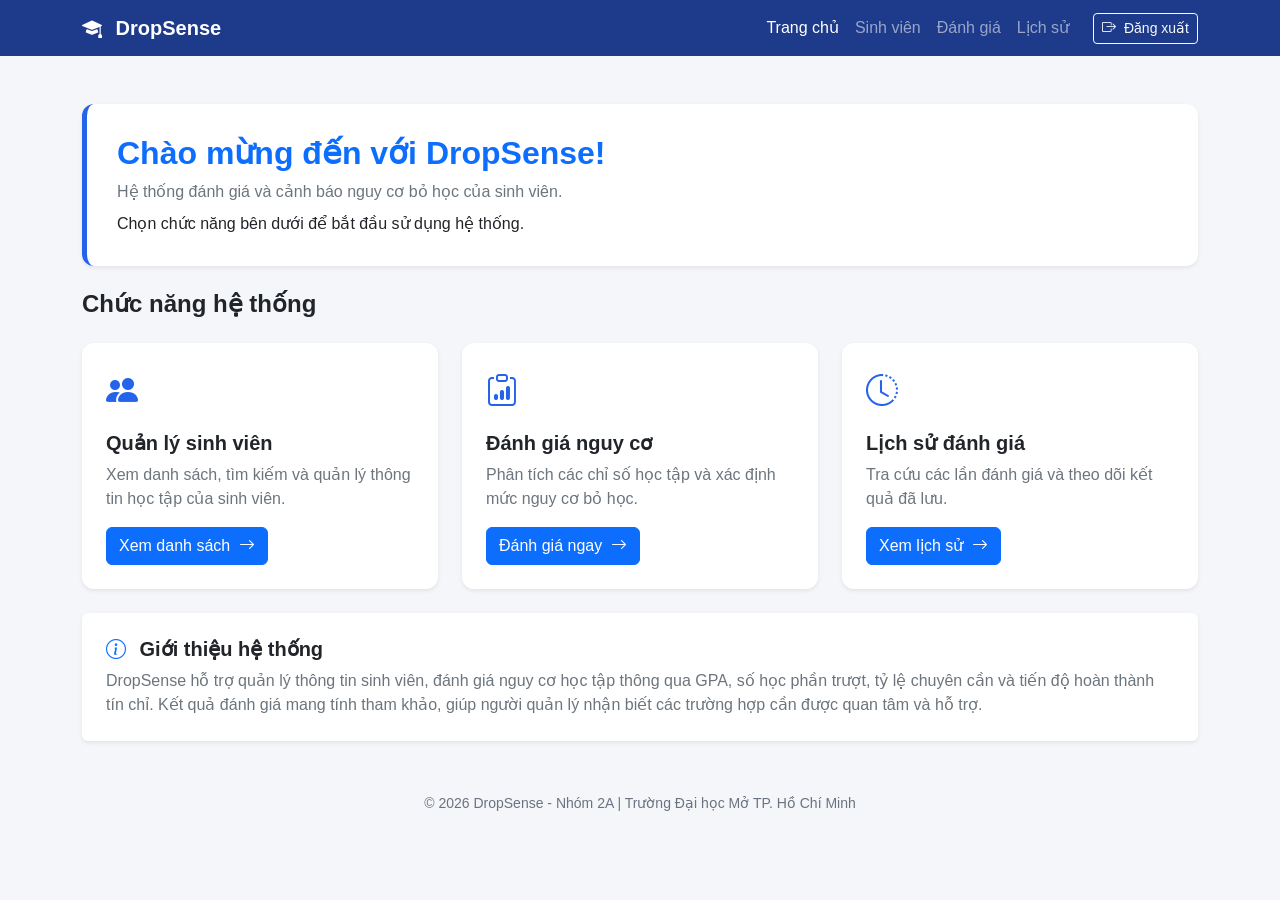
<file: src/main/resources/templates/index.html>
<!DOCTYPE html>
<html lang="vi" xmlns:th="http://www.thymeleaf.org">

<head>
    <meta charset="UTF-8">
    <meta name="viewport" content="width=device-width, initial-scale=1.0">

    <title>Trang chủ - DropSense</title>

    <!-- Bootstrap 5 -->
    <link href="https://cdn.jsdelivr.net/npm/bootstrap@5.3.3/dist/css/bootstrap.min.css" rel="stylesheet">

    <!-- Bootstrap Icons -->
    <link href="https://cdn.jsdelivr.net/npm/bootstrap-icons@1.11.3/font/bootstrap-icons.css" rel="stylesheet">

    <style>
        body
        {
            background-color: #f4f6f9;
            font-family: Arial, sans-serif;
        }

        .navbar
        {
            background-color: #1e3a8a;
        }

        .welcome-box
        {
            background-color: white;
            border-radius: 12px;
            padding: 30px;
            border-left: 5px solid #2563eb;
        }

        .feature-card
        {
            border: none;
            border-radius: 12px;
            transition: 0.2s;
            height: 100%;
        }

        .feature-card:hover
        {
            transform: translateY(-4px);
            box-shadow: 0 8px 24px rgba(0, 0, 0, 0.08);
        }

        .feature-icon
        {
            font-size: 32px;
            color: #2563eb;
        }

        .footer
        {
            color: #6b7280;
            text-align: center;
            margin-top: 50px;
            padding-bottom: 20px;
        }
    </style>

    <!-- Favicon DropSense -->
    <link rel="icon"
          type="image/x-icon"
          th:href="@{/favicon.ico(v=2)}">

</head>

<body>

<!-- THANH ĐIỀU HƯỚNG -->
<nav class="navbar navbar-expand-lg navbar-dark">
    <div class="container">

        <a class="navbar-brand fw-bold" th:href="@{/}">
            <i class="bi bi-mortarboard-fill me-2"></i>
            DropSense
        </a>

        <button class="navbar-toggler" type="button"
                data-bs-toggle="collapse"
                data-bs-target="#mainNavbar">
            <span class="navbar-toggler-icon"></span>
        </button>

        <div class="collapse navbar-collapse" id="mainNavbar">

            <ul class="navbar-nav ms-auto align-items-lg-center">

                <li class="nav-item">
                    <a class="nav-link active" th:href="@{/}">
                        Trang chủ
                    </a>
                </li>

                <li class="nav-item">
                    <a class="nav-link" th:href="@{/students}">
                        Sinh viên
                    </a>
                </li>

                <li class="nav-item">
                    <a class="nav-link" th:href="@{/assessments}">
                        Đánh giá
                    </a>
                </li>

                <li class="nav-item">
                    <a class="nav-link" th:href="@{/assessments/history}">
                        Lịch sử
                    </a>
                </li>

                <li class="nav-item ms-lg-3">
                    <form th:action="@{/logout}" method="post">
                        <button type="submit" class="btn btn-outline-light btn-sm">
                            <i class="bi bi-box-arrow-right me-1"></i>
                            Đăng xuất
                        </button>
                    </form>
                </li>

            </ul>

        </div>
    </div>
</nav>

<!-- NỘI DUNG TRANG CHỦ -->
<main class="container my-5">

    <!-- CHÀO MỪNG -->
    <div class="welcome-box shadow-sm mb-4">

        <h2 class="fw-bold text-primary">
            Chào mừng đến với DropSense!
        </h2>

        <p class="text-secondary mb-2">
            Hệ thống đánh giá và cảnh báo nguy cơ bỏ học của sinh viên.
        </p>

        <p class="mb-0">
            Chọn chức năng bên dưới để bắt đầu sử dụng hệ thống.
        </p>

    </div>

    <!-- CÁC CHỨC NĂNG -->
    <h4 class="fw-bold mb-4">Chức năng hệ thống</h4>

    <div class="row g-4">

        <!-- QUẢN LÝ SINH VIÊN -->
        <div class="col-md-6 col-lg-4">

            <div class="card feature-card shadow-sm">
                <div class="card-body p-4">

                    <i class="bi bi-people-fill feature-icon"></i>

                    <h5 class="fw-bold mt-3">
                        Quản lý sinh viên
                    </h5>

                    <p class="text-secondary">
                        Xem danh sách, tìm kiếm và quản lý thông tin học tập của sinh viên.
                    </p>

                    <a th:href="@{/students}" class="btn btn-primary">
                        Xem danh sách
                        <i class="bi bi-arrow-right ms-1"></i>
                    </a>

                </div>
            </div>

        </div>

        <!-- ĐÁNH GIÁ NGUY CƠ -->
        <div class="col-md-6 col-lg-4">

            <div class="card feature-card shadow-sm">
                <div class="card-body p-4">

                    <i class="bi bi-clipboard-data feature-icon"></i>

                    <h5 class="fw-bold mt-3">
                        Đánh giá nguy cơ
                    </h5>

                    <p class="text-secondary">
                        Phân tích các chỉ số học tập và xác định mức nguy cơ bỏ học.
                    </p>

                    <a th:href="@{/assessments}" class="btn btn-primary">
                        Đánh giá ngay
                        <i class="bi bi-arrow-right ms-1"></i>
                    </a>

                </div>
            </div>

        </div>

        <!-- LỊCH SỬ ĐÁNH GIÁ -->
        <div class="col-md-6 col-lg-4">

            <div class="card feature-card shadow-sm">
                <div class="card-body p-4">

                    <i class="bi bi-clock-history feature-icon"></i>

                    <h5 class="fw-bold mt-3">
                        Lịch sử đánh giá
                    </h5>

                    <p class="text-secondary">
                        Tra cứu các lần đánh giá và theo dõi kết quả đã lưu.
                    </p>

                    <a th:href="@{/assessments/history}" class="btn btn-primary">
                        Xem lịch sử
                        <i class="bi bi-arrow-right ms-1"></i>
                    </a>

                </div>
            </div>

        </div>

    </div>

    <!-- GIỚI THIỆU -->
    <div class="card border-0 shadow-sm mt-4">
        <div class="card-body p-4">

            <h5 class="fw-bold">
                <i class="bi bi-info-circle text-primary me-2"></i>
                Giới thiệu hệ thống
            </h5>

            <p class="text-secondary mb-0">
                DropSense hỗ trợ quản lý thông tin sinh viên,
                đánh giá nguy cơ học tập thông qua GPA,
                số học phần trượt, tỷ lệ chuyên cần
                và tiến độ hoàn thành tín chỉ.

                Kết quả đánh giá mang tính tham khảo,
                giúp người quản lý nhận biết các trường hợp
                cần được quan tâm và hỗ trợ.
            </p>

        </div>
    </div>

</main>

<!-- FOOTER -->
<footer class="footer">
    <div class="container">
        <small>
            © 2026 DropSense - Nhóm 2A |
            Trường Đại học Mở TP. Hồ Chí Minh
        </small>
    </div>
</footer>

<!-- Bootstrap JavaScript -->
<script src="https://cdn.jsdelivr.net/npm/bootstrap@5.3.3/dist/js/bootstrap.bundle.min.js"></script>

</body>
</html>
</file>
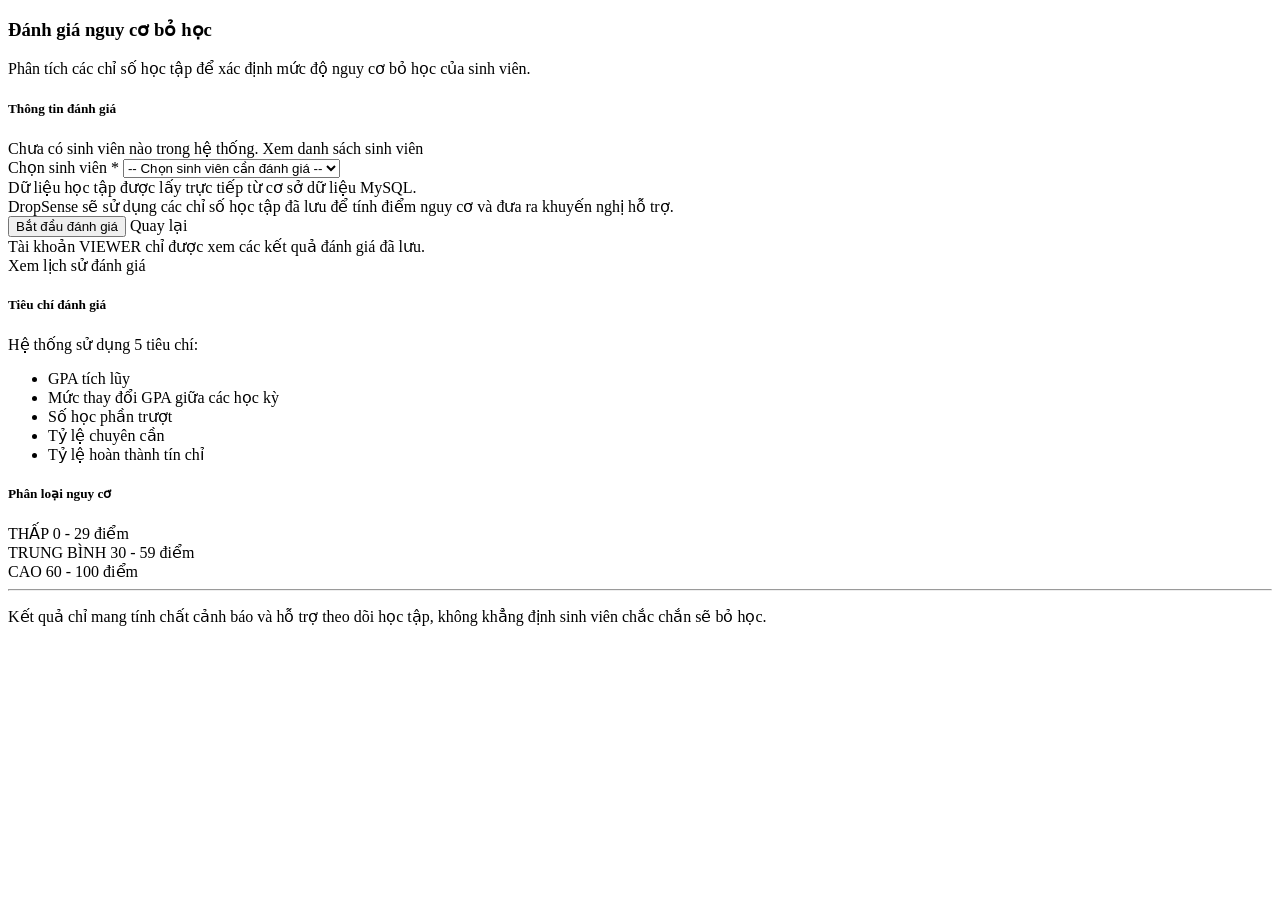
<file: src/main/resources/templates/assessment.html>
<!DOCTYPE html>
<html lang="vi" xmlns:th="http://www.thymeleaf.org">

<head>
    <meta charset="UTF-8">
    <meta name="viewport" content="width=device-width, initial-scale=1.0">

    <title>Đánh giá nguy cơ - DropSense</title>

    <!-- Favicon -->
    <link rel="icon"
          type="image/x-icon"
          th:href="@{/favicon.ico(v=2)}"
          href="/favicon.ico?v=2">

    <!-- Bootstrap 5 và CSS dùng chung -->
    <th:block th:replace="~{fragments/header :: commonHeader}"></th:block>
</head>

<body class="bg-light">

<!-- Thanh điều hướng dùng chung -->
<div th:replace="~{fragments/navbar :: mainNavbar}"></div>

<main class="container py-4">

    <!-- TIÊU ĐỀ -->
    <div class="mb-4">

        <h3 class="fw-bold text-primary">
            <i class="bi bi-clipboard-data me-2"></i>
            Đánh giá nguy cơ bỏ học
        </h3>

        <p class="text-secondary mb-0">
            Phân tích các chỉ số học tập để xác định
            mức độ nguy cơ bỏ học của sinh viên.
        </p>

    </div>

    <div class="row g-4">

        <!-- CỘT TRÁI: FORM ĐÁNH GIÁ -->
        <div class="col-lg-7">

            <div class="card border-0 shadow-sm">

                <div class="card-header bg-white py-3">

                    <h5 class="fw-bold mb-0">
                        <i class="bi bi-person-check text-primary me-2"></i>
                        Thông tin đánh giá
                    </h5>

                </div>

                <div class="card-body p-4">

                    <!-- Thông báo lỗi -->
                    <div class="alert alert-danger"
                         th:if="${error != null}">

                        <i class="bi bi-exclamation-triangle me-2"></i>

                        <span th:text="${error}"></span>

                    </div>

                    <!-- Chưa có sinh viên -->
                    <div class="alert alert-warning"
                         th:if="${students == null or students.isEmpty()}">

                        <i class="bi bi-exclamation-circle me-2"></i>

                        Chưa có sinh viên nào trong hệ thống.

                        <a th:href="@{/students}"
                           class="alert-link">
                            Xem danh sách sinh viên
                        </a>

                    </div>

                    <!-- Form đánh giá chỉ dành cho ADMIN -->
                    <form th:if="${isAdmin == true and students != null and !students.isEmpty()}"
                          th:action="@{/assessments/evaluate}"
                          method="post">

                        <div class="mb-4">

                            <label for="studentId"
                                   class="form-label fw-semibold">

                                Chọn sinh viên
                                <span class="text-danger">*</span>

                            </label>

                            <!-- Chỉ gửi studentId về Controller -->
                            <select id="studentId"
                                    name="studentId"
                                    class="form-select"
                                    required>

                                <option value="" selected disabled>
                                    -- Chọn sinh viên cần đánh giá --
                                </option>

                                <option th:each="student : ${students}"
                                        th:value="${student.studentId}"
                                        th:text="${student.studentId + ' - ' + student.fullName}">
                                </option>

                            </select>

                            <div class="form-text">
                                Dữ liệu học tập được lấy trực tiếp
                                từ cơ sở dữ liệu MySQL.
                            </div>

                        </div>

                        <!-- Giới thiệu -->
                        <div class="alert alert-info">

                            <i class="bi bi-info-circle me-2"></i>

                            DropSense sẽ sử dụng các chỉ số học tập
                            đã lưu để tính điểm nguy cơ và đưa ra
                            khuyến nghị hỗ trợ.

                        </div>

                        <!-- Nút chức năng -->
                        <div class="d-flex gap-2 flex-wrap">

                            <button type="submit"
                                    class="btn btn-primary">

                                <i class="bi bi-clipboard-check me-1"></i>
                                Bắt đầu đánh giá

                            </button>

                            <a th:href="@{/students}"
                               class="btn btn-outline-secondary">

                                <i class="bi bi-arrow-left me-1"></i>
                                Quay lại

                            </a>

                        </div>

                    </form>

                    <!-- Thông báo cho VIEWER -->
                    <div th:if="${isAdmin != true and students != null and !students.isEmpty()}">

                        <div class="alert alert-secondary">

                            <i class="bi bi-lock me-2"></i>

                            Tài khoản VIEWER chỉ được xem
                            các kết quả đánh giá đã lưu.

                        </div>

                        <a th:href="@{/assessments/history}"
                           class="btn btn-outline-primary">

                            <i class="bi bi-clock-history me-1"></i>
                            Xem lịch sử đánh giá

                        </a>

                    </div>

                </div>

            </div>

        </div>

        <!-- CỘT PHẢI: THÔNG TIN ĐÁNH GIÁ -->
        <div class="col-lg-5">

            <!-- Các tiêu chí -->
            <div class="card border-0 shadow-sm mb-4">

                <div class="card-header bg-white py-3">

                    <h5 class="fw-bold mb-0">
                        <i class="bi bi-list-check text-primary me-2"></i>
                        Tiêu chí đánh giá
                    </h5>

                </div>

                <div class="card-body">

                    <p class="text-secondary">
                        Hệ thống sử dụng 5 tiêu chí:
                    </p>

                    <ul class="list-group list-group-flush">

                        <li class="list-group-item">
                            <i class="bi bi-check-circle text-primary me-2"></i>
                            GPA tích lũy
                        </li>

                        <li class="list-group-item">
                            <i class="bi bi-check-circle text-primary me-2"></i>
                            Mức thay đổi GPA giữa các học kỳ
                        </li>

                        <li class="list-group-item">
                            <i class="bi bi-check-circle text-primary me-2"></i>
                            Số học phần trượt
                        </li>

                        <li class="list-group-item">
                            <i class="bi bi-check-circle text-primary me-2"></i>
                            Tỷ lệ chuyên cần
                        </li>

                        <li class="list-group-item">
                            <i class="bi bi-check-circle text-primary me-2"></i>
                            Tỷ lệ hoàn thành tín chỉ
                        </li>

                    </ul>

                </div>

            </div>

            <!-- Phân loại mức nguy cơ -->
            <div class="card border-0 shadow-sm">

                <div class="card-header bg-white py-3">

                    <h5 class="fw-bold mb-0">
                        <i class="bi bi-bar-chart text-primary me-2"></i>
                        Phân loại nguy cơ
                    </h5>

                </div>

                <div class="card-body">

                    <!-- Nguy cơ thấp -->
                    <div class="d-flex justify-content-between align-items-center mb-3">

                        <span class="badge bg-success">
                            THẤP
                        </span>

                        <span class="text-secondary">
                            0 - 29 điểm
                        </span>

                    </div>

                    <!-- Nguy cơ trung bình -->
                    <div class="d-flex justify-content-between align-items-center mb-3">

                        <span class="badge bg-warning text-dark">
                            TRUNG BÌNH
                        </span>

                        <span class="text-secondary">
                            30 - 59 điểm
                        </span>

                    </div>

                    <!-- Nguy cơ cao -->
                    <div class="d-flex justify-content-between align-items-center">

                        <span class="badge bg-danger">
                            CAO
                        </span>

                        <span class="text-secondary">
                            60 - 100 điểm
                        </span>

                    </div>

                    <hr>

                    <p class="text-secondary small mb-0">

                        <i class="bi bi-info-circle me-1"></i>

                        Kết quả chỉ mang tính chất cảnh báo
                        và hỗ trợ theo dõi học tập,
                        không khẳng định sinh viên chắc chắn
                        sẽ bỏ học.

                    </p>

                </div>

            </div>

        </div>

    </div>

</main>

<!-- Bootstrap JavaScript -->
<script src="https://cdn.jsdelivr.net/npm/bootstrap@5.3.3/dist/js/bootstrap.bundle.min.js"></script>

<!-- JavaScript dùng chung -->
<script th:src="@{/js/main.js}"></script>

</body>
</html>
</file>
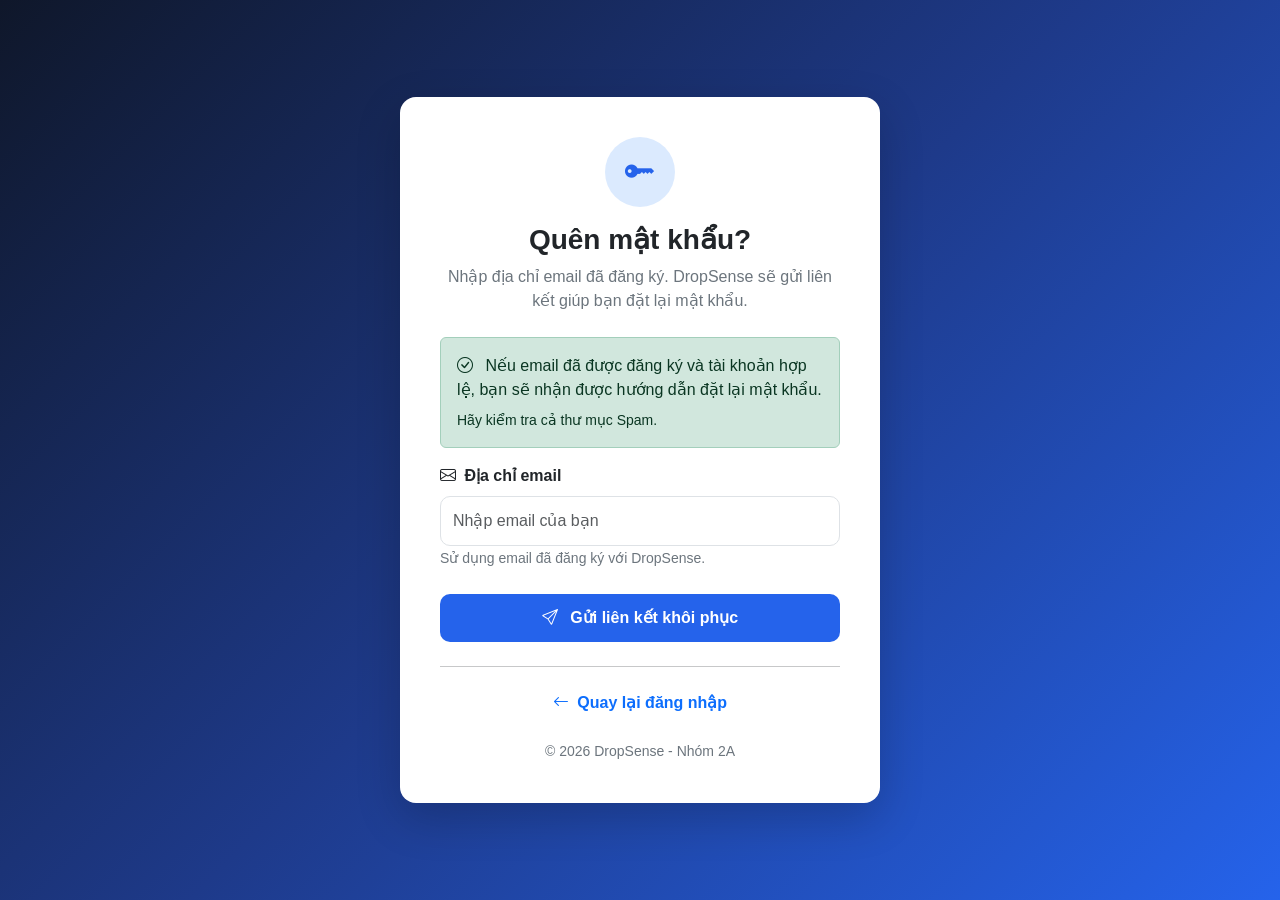
<file: src/main/resources/templates/forgot-password.html>
<!DOCTYPE html>
<html lang="vi" xmlns:th="http://www.thymeleaf.org">

<head>
    <meta charset="UTF-8">
    <meta name="viewport" content="width=device-width, initial-scale=1.0">

    <title>Quên mật khẩu - DropSense</title>

    <!-- Bootstrap 5 -->
    <link href="https://cdn.jsdelivr.net/npm/bootstrap@5.3.3/dist/css/bootstrap.min.css" rel="stylesheet">

    <!-- Bootstrap Icons -->
    <link href="https://cdn.jsdelivr.net/npm/bootstrap-icons@1.11.3/font/bootstrap-icons.css" rel="stylesheet">

    <style>
        body
        {
            min-height: 100vh;
            background: linear-gradient(135deg, #0f172a, #1e3a8a, #2563eb);
            font-family: Arial, sans-serif;
        }

        /* Khung quên mật khẩu */
        .forgot-box
        {
            max-width: 480px;
            width: 100%;
            background-color: white;
            border-radius: 16px;
            padding: 40px;
            box-shadow: 0 15px 45px rgba(0, 0, 0, 0.2);
        }

        /* Biểu tượng khóa */
        .forgot-icon
        {
            width: 70px;
            height: 70px;
            background-color: #dbeafe;
            color: #2563eb;
            border-radius: 50%;
            display: flex;
            align-items: center;
            justify-content: center;
            font-size: 30px;
            margin: auto;
        }

        .form-control
        {
            border-radius: 10px;
            padding: 12px;
        }

        .form-control:focus
        {
            border-color: #2563eb;
            box-shadow: 0 0 0 3px rgba(37, 99, 235, 0.12);
        }

        .btn-primary
        {
            background-color: #2563eb;
            border: none;
            border-radius: 10px;
            padding: 12px;
            font-weight: 600;
        }

        .btn-primary:hover
        {
            background-color: #1d4ed8;
        }

        @media (max-width: 576px)
        {
            .forgot-box
            {
                padding: 28px 22px;
            }
        }
    </style>

    <!-- Favicon -->
    <link rel="icon"
          type="image/x-icon"
          th:href="@{/favicon.ico(v=2)}"
          href="/favicon.ico?v=2">
</head>

<body>

<div class="container min-vh-100 d-flex align-items-center justify-content-center py-5">

    <div class="forgot-box">

        <!-- BIỂU TƯỢNG -->
        <div class="forgot-icon mb-3">
            <i class="bi bi-key-fill"></i>
        </div>

        <!-- TIÊU ĐỀ -->
        <div class="text-center mb-4">

            <h3 class="fw-bold">
                Quên mật khẩu?
            </h3>

            <p class="text-secondary">
                Nhập địa chỉ email đã đăng ký.
                DropSense sẽ gửi liên kết giúp bạn
                đặt lại mật khẩu.
            </p>

        </div>

        <!-- THÔNG BÁO SAU KHI GỬI YÊU CẦU -->
        <div class="alert alert-success"
             th:if="${param.sent != null}">

            <i class="bi bi-check-circle me-2"></i>

            Nếu email đã được đăng ký và tài khoản hợp lệ,
            bạn sẽ nhận được hướng dẫn đặt lại mật khẩu.

            <p class="mb-0 mt-2 small">
                Hãy kiểm tra cả thư mục Spam.
            </p>

        </div>

        <!-- FORM QUÊN MẬT KHẨU -->
        <form th:action="@{/forgot-password}" method="post">

            <div class="mb-4">

                <label for="email" class="form-label fw-semibold">
                    <i class="bi bi-envelope me-1"></i>
                    Địa chỉ email
                </label>

                <input type="email"
                       id="email"
                       name="email"
                       class="form-control"
                       placeholder="Nhập email của bạn"
                       maxlength="254"
                       autocomplete="email"
                       required>

                <small class="text-secondary">
                    Sử dụng email đã đăng ký với DropSense.
                </small>

            </div>

            <!-- NÚT GỬI EMAIL -->
            <div class="d-grid">

                <button type="submit" class="btn btn-primary">

                    <i class="bi bi-send me-2"></i>
                    Gửi liên kết khôi phục

                </button>

            </div>

        </form>

        <hr class="my-4">

        <!-- QUAY VỀ ĐĂNG NHẬP -->
        <div class="text-center">

            <a th:href="@{/login}"
               class="text-decoration-none fw-semibold">

                <i class="bi bi-arrow-left me-1"></i>
                Quay lại đăng nhập

            </a>

        </div>

        <!-- FOOTER -->
        <div class="text-center mt-4">

            <small class="text-secondary">
                © 2026 DropSense - Nhóm 2A
            </small>

        </div>

    </div>

</div>

</body>
</html>
</file>
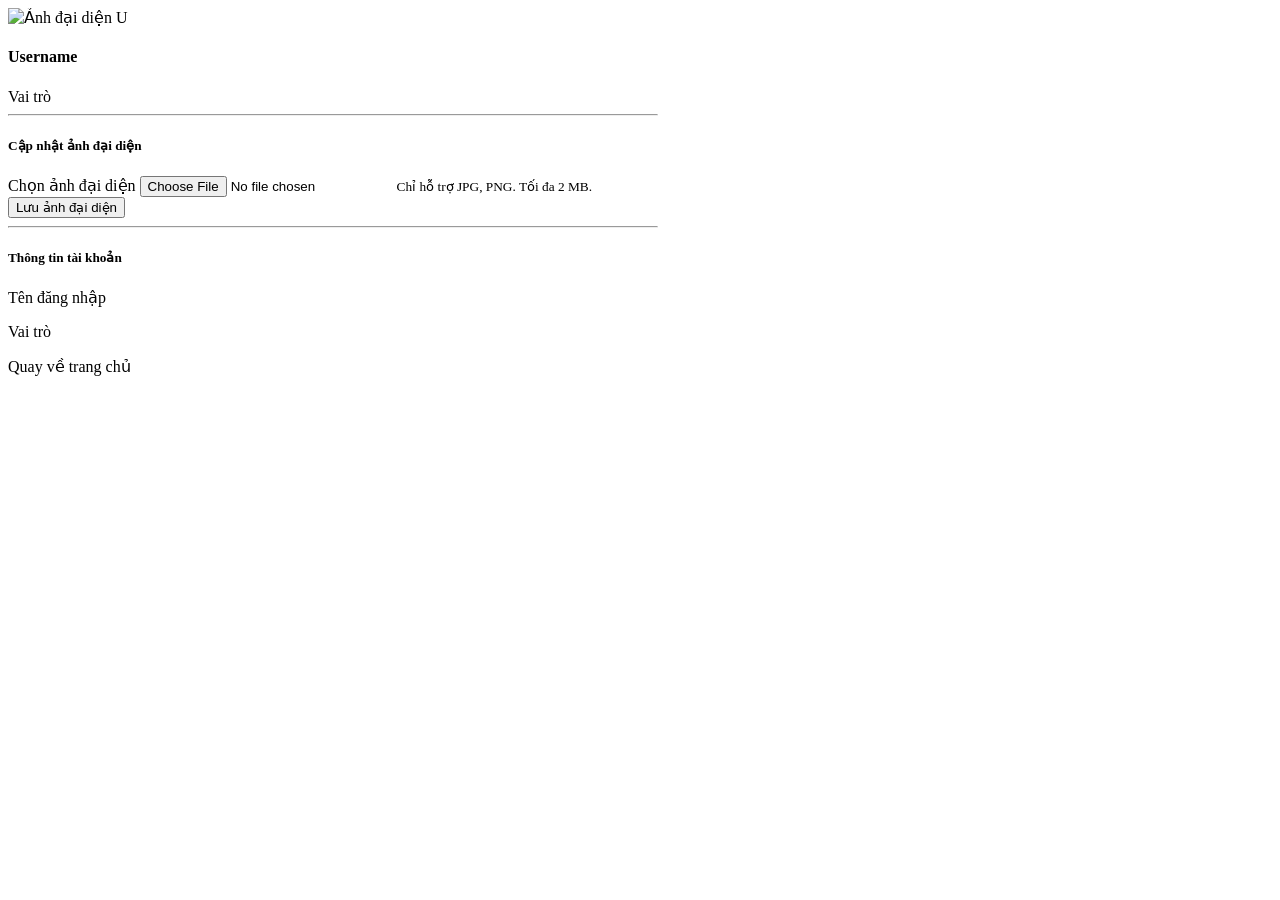
<file: src/main/resources/templates/profile.html>
<!DOCTYPE html>
<html lang="vi" xmlns:th="http://www.thymeleaf.org">

<head>
    <meta charset="UTF-8">
    <meta name="viewport" content="width=device-width, initial-scale=1.0">

    <title>Hồ sơ cá nhân - DropSense</title>


    <!-- Favicon DropSense -->
    <link rel="icon"
          type="image/x-icon"
          th:href="@{/favicon.ico(v=2)}">


    <!-- Bootstrap 5 và CSS chung -->
    <th:block th:replace="~{fragments/header :: commonHeader}"></th:block>
</head>

<body class="bg-light">

<!-- Thanh điều hướng -->
<div th:replace="~{fragments/navbar :: mainNavbar}"></div>

<main class="container py-5">

    <div class="card border-0 shadow-sm mx-auto" style="max-width: 650px;">

        <div class="card-body p-4">

            <!-- Thông báo thành công -->
            <div th:if="${success != null}" class="alert alert-success" data-auto-hide>
                <i class="bi bi-check-circle me-2"></i>
                <span th:text="${success}"></span>
            </div>

            <!-- Thông báo lỗi -->
            <div th:if="${error != null}" class="alert alert-danger">
                <i class="bi bi-exclamation-triangle me-2"></i>
                <span th:text="${error}"></span>
            </div>

            <!-- THÔNG TIN NGƯỜI DÙNG -->
            <div class="text-center mb-4">

                <!-- Avatar -->
                <div class="profile-avatar mx-auto mb-3 overflow-hidden">

                    <!-- Ảnh đại diện -->
                    <img id="avatarImage"
                         th:src="${hasAvatar == true} ? @{/profile/avatar(v=${avatarVersion})} : null"
                         th:classappend="${hasAvatar != true} ? 'd-none' : ''"
                         alt="Ảnh đại diện"
                         style="width: 100%; height: 100%; object-fit: cover;">

                    <!-- Chữ cái mặc định khi chưa có ảnh -->
                    <span id="avatarText"
                          th:classappend="${hasAvatar == true} ? 'd-none' : ''"
                          th:text="${avatarInitial}">
                        U
                    </span>

                </div>

                <!-- Tên đăng nhập -->
                <h4 class="fw-bold" th:text="${currentUsername}">
                    Username
                </h4>

                <!-- Vai trò -->
                <span class="badge bg-primary" th:text="${currentRole}">
                    Vai trò
                </span>

            </div>

            <hr>

            <!-- CẬP NHẬT AVATAR -->
            <h5 class="fw-bold mb-3">
                <i class="bi bi-camera text-primary me-2"></i>
                Cập nhật ảnh đại diện
            </h5>

            <form th:action="@{/profile/avatar}"
                  method="post"
                  enctype="multipart/form-data">

                <div class="mb-3">

                    <label for="avatar" class="form-label">
                        Chọn ảnh đại diện
                    </label>

                    <input type="file"
                           class="form-control"
                           id="avatar"
                           name="avatar"
                           accept=".jpg,.jpeg,.png"
                           onchange="xemTruocAnh()"
                           required>

                    <small class="text-secondary">
                        Chỉ hỗ trợ JPG, PNG. Tối đa 2 MB.
                    </small>

                </div>

                <button type="submit" class="btn btn-primary">
                    <i class="bi bi-cloud-arrow-up me-1"></i>
                    Lưu ảnh đại diện
                </button>

            </form>

            <hr class="my-4">

            <!-- THÔNG TIN TÀI KHOẢN -->
            <h5 class="fw-bold mb-3">
                <i class="bi bi-person-vcard me-2"></i>
                Thông tin tài khoản
            </h5>

            <div class="mb-3">
                <label class="text-secondary">Tên đăng nhập</label>
                <p class="fw-semibold" th:text="${currentUsername}"></p>
            </div>

            <div class="mb-4">
                <label class="text-secondary">Vai trò</label>
                <p class="fw-semibold" th:text="${currentRole}"></p>
            </div>

            <!-- Quay về trang chủ -->
            <a th:href="@{/}" class="btn btn-outline-primary">
                <i class="bi bi-arrow-left me-1"></i>
                Quay về trang chủ
            </a>

        </div>

    </div>

</main>

<!-- Bootstrap JavaScript -->
<script src="https://cdn.jsdelivr.net/npm/bootstrap@5.3.3/dist/js/bootstrap.bundle.min.js"></script>

<!-- JavaScript chung -->
<script th:src="@{/js/main.js}"></script>

<!-- JavaScript xem trước avatar -->
<script>

    function xemTruocAnh()
    {
        // Lấy các phần tử HTML
        var input = document.getElementById("avatar");
        var image = document.getElementById("avatarImage");
        var text = document.getElementById("avatarText");

        // Lấy file người dùng chọn
        var file = input.files[0];

        if (!file)
        {
            return;
        }

        // Kiểm tra định dạng file
        if (file.type != "image/jpeg" && file.type != "image/png")
        {
            alert("Chỉ được chọn ảnh JPG hoặc PNG!");
            input.value = "";
            return;
        }

        // Kiểm tra dung lượng file
        if (file.size > 2 * 1024 * 1024)
        {
            alert("Ảnh không được vượt quá 2 MB!");
            input.value = "";
            return;
        }

        // Đọc ảnh từ máy tính
        var reader = new FileReader();

        reader.onload = function(event)
        {
            // Hiển thị ảnh đã chọn
            image.src = event.target.result;
            image.classList.remove("d-none");

            // Ẩn avatar chữ cái
            text.classList.add("d-none");
        };

        reader.readAsDataURL(file);
    }

</script>

</body>
</html>
</file>
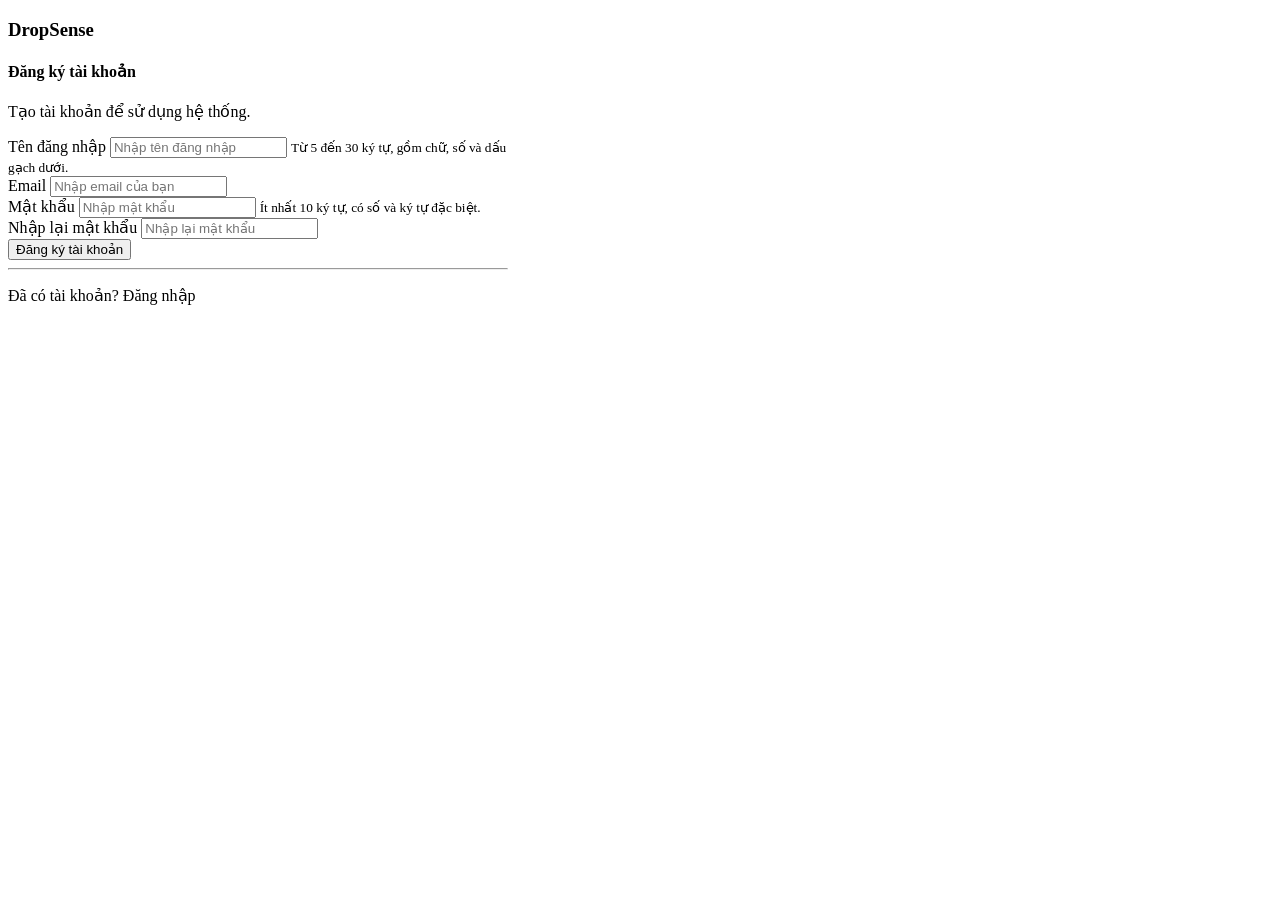
<file: src/main/resources/templates/register.html>
<!DOCTYPE html>
<html lang="vi" xmlns:th="http://www.thymeleaf.org">

<head>
    <meta charset="UTF-8">
    <meta name="viewport" content="width=device-width, initial-scale=1.0">

    <title>Đăng ký - DropSense</title>

    <!-- Favicon DropSense -->
    <link rel="icon"
          type="image/x-icon"
          th:href="@{/favicon.ico(v=2)}">


    <th:block th:replace="~{fragments/header :: commonHeader}"></th:block>
</head>

<body class="bg-light">

<main class="container py-5">

    <div class="card border-0 shadow-sm mx-auto" style="max-width: 500px;">

        <div class="card-body p-4">

            <!-- Logo và tiêu đề -->
            <div class="text-center mb-4">

                <h3 class="fw-bold text-primary">
                    <i class="bi bi-mortarboard-fill me-2"></i>
                    DropSense
                </h3>

                <h4 class="fw-bold mt-3">
                    Đăng ký tài khoản
                </h4>

                <p class="text-secondary">
                    Tạo tài khoản để sử dụng hệ thống.
                </p>

            </div>

            <!-- Thông báo lỗi -->
            <div th:if="${error != null}" class="alert alert-danger">
                <i class="bi bi-exclamation-triangle me-2"></i>
                <span th:text="${error}"></span>
            </div>

            <!-- Form đăng ký -->
            <form th:action="@{/register}" method="post">

                <!-- Tên đăng nhập -->
                <div class="mb-3">

                    <label for="username" class="form-label fw-semibold">
                        Tên đăng nhập
                    </label>

                    <input type="text"
                           id="username"
                           name="username"
                           class="form-control"
                           th:value="${username}"
                           placeholder="Nhập tên đăng nhập"
                           minlength="5"
                           maxlength="30"
                           pattern="[a-zA-Z0-9_]{5,30}"
                           autocomplete="username"
                           required>

                    <small class="text-secondary">
                        Từ 5 đến 30 ký tự, gồm chữ, số và dấu gạch dưới.
                    </small>

                </div>

                <!-- Email -->
                <div class="mb-3">

                    <label for="email" class="form-label fw-semibold">
                        Email
                    </label>

                    <input type="email"
                           id="email"
                           name="email"
                           class="form-control"
                           th:value="${email}"
                           placeholder="Nhập email của bạn"
                           maxlength="254"
                           autocomplete="email"
                           required>

                </div>

                <!-- Mật khẩu -->
                <div class="mb-3">

                    <label for="password" class="form-label fw-semibold">
                        Mật khẩu
                    </label>

                    <input type="password"
                           id="password"
                           name="password"
                           class="form-control"
                           placeholder="Nhập mật khẩu"
                           minlength="10"
                           autocomplete="new-password"
                           required>

                    <small class="text-secondary">
                        Ít nhất 10 ký tự, có số và ký tự đặc biệt.
                    </small>

                </div>

                <!-- Nhập lại mật khẩu -->
                <div class="mb-4">

                    <label for="confirmPassword" class="form-label fw-semibold">
                        Nhập lại mật khẩu
                    </label>

                    <input type="password"
                           id="confirmPassword"
                           name="confirmPassword"
                           class="form-control"
                           placeholder="Nhập lại mật khẩu"
                           autocomplete="new-password"
                           required>

                </div>

                <!-- Nút đăng ký -->
                <button type="submit" class="btn btn-primary w-100">
                    <i class="bi bi-person-plus me-1"></i>
                    Đăng ký tài khoản
                </button>

            </form>

            <hr class="my-4">

            <!-- Chuyển sang trang đăng nhập -->
            <p class="text-center mb-0">

                Đã có tài khoản?

                <a th:href="@{/login}" class="fw-semibold">
                    Đăng nhập
                </a>

            </p>

        </div>

    </div>

</main>

<script src="https://cdn.jsdelivr.net/npm/bootstrap@5.3.3/dist/js/bootstrap.bundle.min.js"></script>

</body>
</html>
</file>
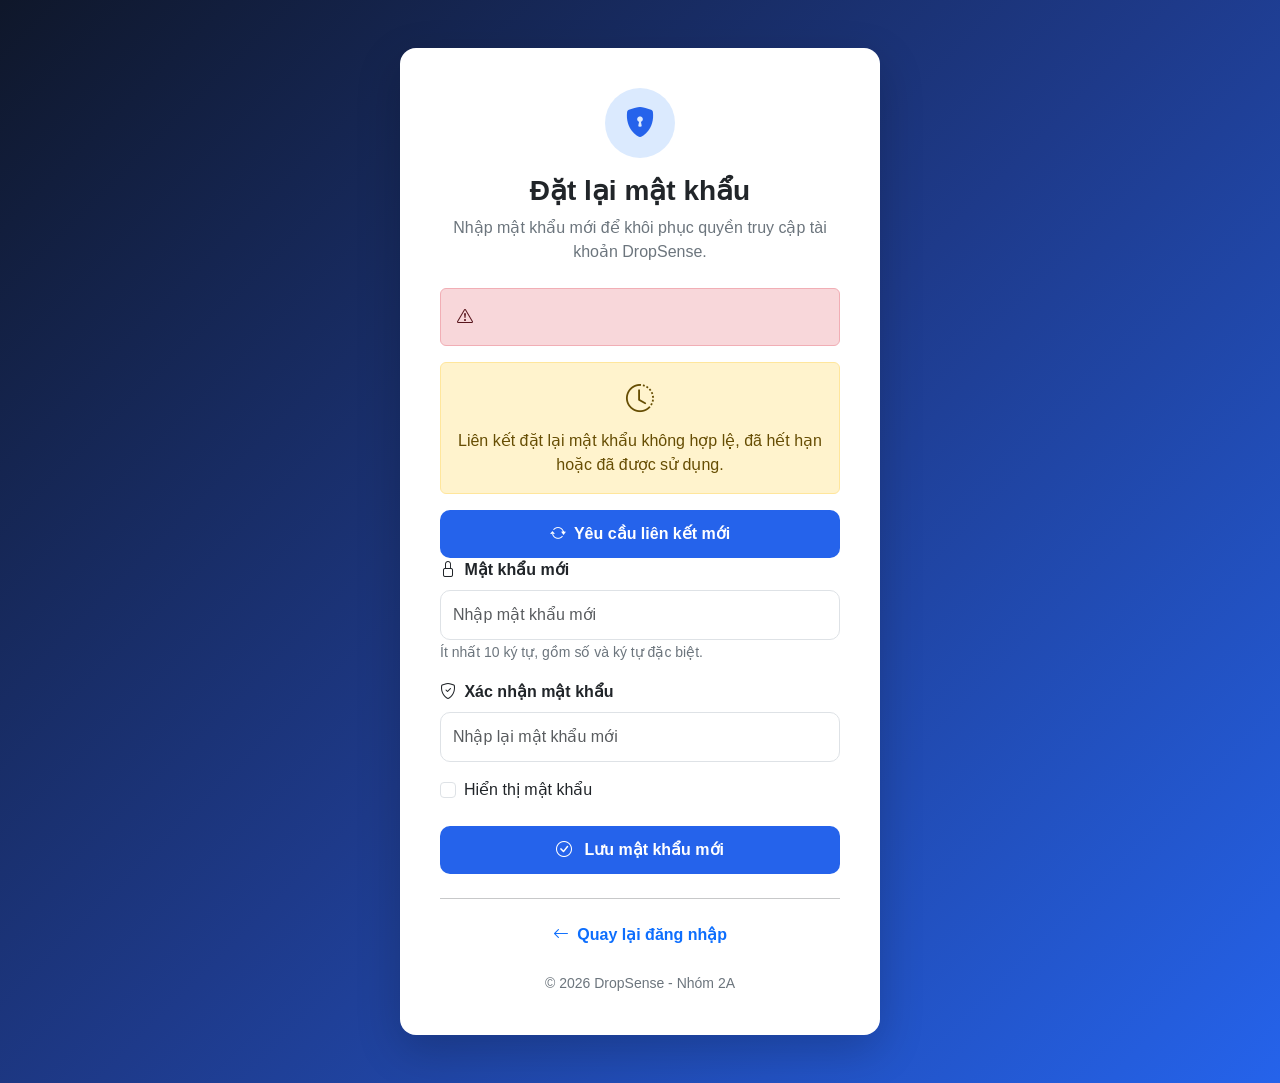
<file: src/main/resources/templates/reset-password.html>
<!DOCTYPE html>
<html lang="vi" xmlns:th="http://www.thymeleaf.org">

<head>
    <meta charset="UTF-8">
    <meta name="viewport" content="width=device-width, initial-scale=1.0">

    <meta name="referrer" content="no-referrer">

    <title>Đặt lại mật khẩu - DropSense</title>

    <!-- Bootstrap 5 -->
    <link href="https://cdn.jsdelivr.net/npm/bootstrap@5.3.3/dist/css/bootstrap.min.css" rel="stylesheet">

    <!-- Bootstrap Icons -->
    <link href="https://cdn.jsdelivr.net/npm/bootstrap-icons@1.11.3/font/bootstrap-icons.css" rel="stylesheet">

    <style>
        body
        {
            min-height: 100vh;
            background: linear-gradient(135deg, #0f172a, #1e3a8a, #2563eb);
            font-family: Arial, sans-serif;
        }

        /* Khung đặt lại mật khẩu */
        .reset-box
        {
            max-width: 480px;
            width: 100%;
            background-color: white;
            border-radius: 16px;
            padding: 40px;
            box-shadow: 0 15px 45px rgba(0, 0, 0, 0.2);
        }

        /* Biểu tượng khóa */
        .reset-icon
        {
            width: 70px;
            height: 70px;
            background-color: #dbeafe;
            color: #2563eb;
            border-radius: 50%;
            display: flex;
            align-items: center;
            justify-content: center;
            font-size: 30px;
            margin: auto;
        }

        .form-control
        {
            border-radius: 10px;
            padding: 12px;
        }

        .form-control:focus
        {
            border-color: #2563eb;
            box-shadow: 0 0 0 3px rgba(37, 99, 235, 0.12);
        }

        .btn-primary
        {
            background-color: #2563eb;
            border: none;
            border-radius: 10px;
            padding: 12px;
            font-weight: 600;
        }

        .btn-primary:hover
        {
            background-color: #1d4ed8;
        }

        @media (max-width: 576px)
        {
            .reset-box
            {
                padding: 28px 22px;
            }
        }
    </style>


    <!-- Favicon DropSense -->
    <link rel="icon"
          type="image/x-icon"
          th:href="@{/favicon.ico(v=2)}">

</head>

<body>

<div class="container min-vh-100 d-flex align-items-center justify-content-center py-5">

    <div class="reset-box">

        <!-- BIỂU TƯỢNG -->
        <div class="reset-icon mb-3">
            <i class="bi bi-shield-lock-fill"></i>
        </div>

        <!-- TIÊU ĐỀ -->
        <div class="text-center mb-4">

            <h3 class="fw-bold">
                Đặt lại mật khẩu
            </h3>

            <p class="text-secondary">
                Nhập mật khẩu mới để khôi phục
                quyền truy cập tài khoản DropSense.
            </p>

        </div>

        <!-- THÔNG BÁO LỖI -->
        <div class="alert alert-danger"
             th:if="${error != null}">

            <i class="bi bi-exclamation-triangle me-2"></i>
            <span th:text="${error}"></span>

        </div>

        <!-- TOKEN KHÔNG HỢP LỆ -->
        <div th:if="${validToken != true}">

            <div class="alert alert-warning text-center">

                <i class="bi bi-clock-history fs-3 d-block mb-2"></i>

                Liên kết đặt lại mật khẩu không hợp lệ,
                đã hết hạn hoặc đã được sử dụng.

            </div>

            <a th:href="@{/forgot-password}"
               class="btn btn-primary w-100">

                <i class="bi bi-arrow-repeat me-1"></i>
                Yêu cầu liên kết mới

            </a>

        </div>

        <!-- FORM ĐẶT LẠI MẬT KHẨU -->
        <form th:if="${validToken == true}"
              th:action="@{/reset-password}"
              method="post">

            <!-- Gửi token về Controller -->
            <input type="hidden"
                   name="token"
                   th:value="${token}">

            <!-- Mật khẩu mới -->
            <div class="mb-3">

                <label for="newPassword"
                       class="form-label fw-semibold">

                    <i class="bi bi-lock me-1"></i>
                    Mật khẩu mới

                </label>

                <input type="password"
                       id="newPassword"
                       name="newPassword"
                       class="form-control"
                       placeholder="Nhập mật khẩu mới"
                       minlength="10"
                       autocomplete="new-password"
                       required>

                <small class="text-secondary">
                    Ít nhất 10 ký tự, gồm số và ký tự đặc biệt.
                </small>

            </div>

            <!-- Nhập lại mật khẩu -->
            <div class="mb-3">

                <label for="confirmPassword"
                       class="form-label fw-semibold">

                    <i class="bi bi-shield-check me-1"></i>
                    Xác nhận mật khẩu

                </label>

                <input type="password"
                       id="confirmPassword"
                       name="confirmPassword"
                       class="form-control"
                       placeholder="Nhập lại mật khẩu mới"
                       minlength="10"
                       autocomplete="new-password"
                       required>

            </div>

            <!-- Hiện hoặc ẩn mật khẩu -->
            <div class="form-check mb-4">

                <input type="checkbox"
                       class="form-check-input"
                       id="showPassword"
                       onclick="hienMatKhau()">

                <label for="showPassword"
                       class="form-check-label">

                    Hiển thị mật khẩu

                </label>

            </div>

            <!-- Nút lưu mật khẩu -->
            <div class="d-grid">

                <button type="submit"
                        class="btn btn-primary">

                    <i class="bi bi-check-circle me-2"></i>
                    Lưu mật khẩu mới

                </button>

            </div>

        </form>

        <hr class="my-4">

        <!-- QUAY LẠI ĐĂNG NHẬP -->
        <div class="text-center">

            <a th:href="@{/login}"
               class="text-decoration-none fw-semibold">

                <i class="bi bi-arrow-left me-1"></i>
                Quay lại đăng nhập

            </a>

        </div>

        <!-- FOOTER -->
        <div class="text-center mt-4">

            <small class="text-secondary">
                © 2026 DropSense - Nhóm 2A
            </small>

        </div>

    </div>

</div>

<!-- JavaScript hiện hoặc ẩn mật khẩu -->
<script>
    function hienMatKhau()
    {
        var password = document.getElementById("newPassword");
        var confirmPassword = document.getElementById("confirmPassword");
        var checkbox = document.getElementById("showPassword");

        if (checkbox.checked)
        {
            password.type = "text";
            confirmPassword.type = "text";
        }
        else
        {
            password.type = "password";
            confirmPassword.type = "password";
        }
    }
</script>

</body>
</html>
</file>
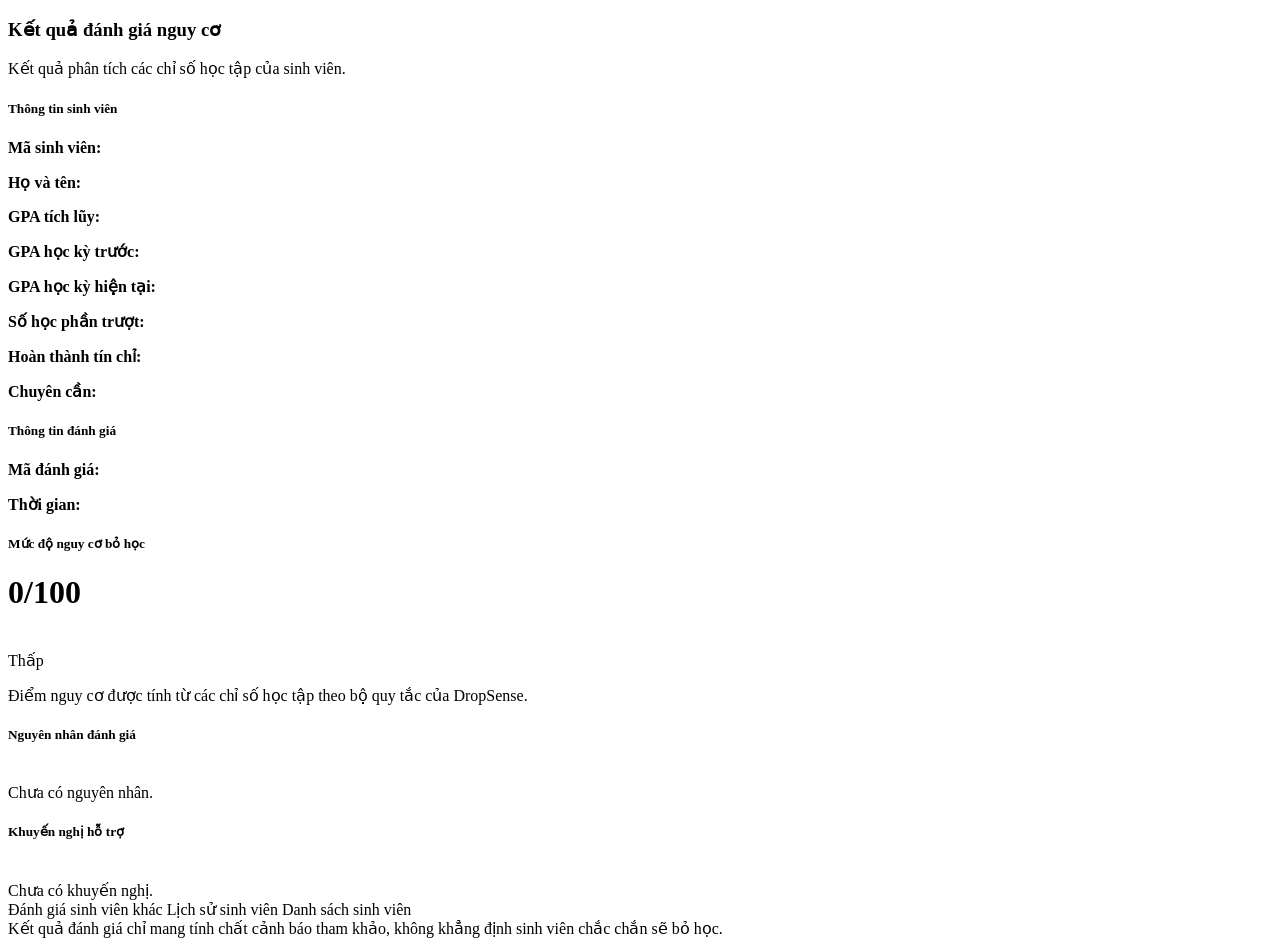
<file: src/main/resources/templates/result.html>
<!DOCTYPE html>
<html lang="vi" xmlns:th="http://www.thymeleaf.org">

<head>
    <meta charset="UTF-8">
    <meta name="viewport" content="width=device-width, initial-scale=1.0">

    <title>Kết quả đánh giá - DropSense</title>

    <!-- Favicon DropSense -->
    <link rel="icon"
          type="image/x-icon"
          th:href="@{/favicon.ico(v=2)}">


    <th:block th:replace="~{fragments/header :: commonHeader}"></th:block>
</head>

<body class="bg-light">

<!-- Thanh điều hướng -->
<div th:replace="~{fragments/navbar :: mainNavbar}"></div>

<main class="container py-4">

    <!-- Tiêu đề -->
    <div class="mb-4">
        <h3 class="fw-bold text-primary">
            <i class="bi bi-clipboard-check me-2"></i>
            Kết quả đánh giá nguy cơ
        </h3>

        <p class="text-secondary">
            Kết quả phân tích các chỉ số học tập của sinh viên.
        </p>
    </div>

    <div class="row g-4">

        <!-- THÔNG TIN SINH VIÊN -->
        <div class="col-lg-5">

            <div class="card border-0 shadow-sm mb-4">

                <div class="card-header bg-white py-3">
                    <h5 class="fw-bold mb-0">
                        <i class="bi bi-person-vcard me-2"></i>
                        Thông tin sinh viên
                    </h5>
                </div>

                <div class="card-body">

                    <p>
                        <strong>Mã sinh viên:</strong>
                        <span th:text="${student.studentId}"></span>
                    </p>

                    <p>
                        <strong>Họ và tên:</strong>
                        <span th:text="${student.fullName}"></span>
                    </p>

                    <p>
                        <strong>GPA tích lũy:</strong>
                        <span th:text="${student.gpa}"></span>
                    </p>

                    <p>
                        <strong>GPA học kỳ trước:</strong>
                        <span th:text="${student.previousGpa}"></span>
                    </p>

                    <p>
                        <strong>GPA học kỳ hiện tại:</strong>
                        <span th:text="${student.currentGpa}"></span>
                    </p>

                    <p>
                        <strong>Số học phần trượt:</strong>
                        <span th:text="${student.failedCourses}"></span>
                    </p>

                    <p>
                        <strong>Hoàn thành tín chỉ:</strong>
                        <span th:text="${student.creditCompletionRate + '%'}"></span>
                    </p>

                    <p class="mb-0">
                        <strong>Chuyên cần:</strong>
                        <span th:text="${student.attendanceRate + '%'}"></span>
                    </p>

                </div>
            </div>

            <!-- Thông tin lần đánh giá -->
            <div class="card border-0 shadow-sm">

                <div class="card-body">

                    <h5 class="fw-bold mb-3">
                        <i class="bi bi-clock-history text-primary me-2"></i>
                        Thông tin đánh giá
                    </h5>

                    <p>
                        <strong>Mã đánh giá:</strong>
                        <span th:text="${assessment.assessmentId}"></span>
                    </p>

                    <p class="mb-0">
                        <strong>Thời gian:</strong>

                        <span th:text="${#temporals.format(assessment.assessedAt, 'dd/MM/yyyy HH:mm')}"></span>
                    </p>

                </div>
            </div>

        </div>

        <!-- KẾT QUẢ ĐÁNH GIÁ -->
        <div class="col-lg-7">

            <div class="card border-0 shadow-sm mb-4">

                <div class="card-body p-4 text-center">

                    <h5 class="fw-bold mb-3">
                        Mức độ nguy cơ bỏ học
                    </h5>

                    <!-- Điểm nguy cơ -->
                    <h1 class="display-3 fw-bold"
                        th:classappend="${riskResult.riskLevel.name() == 'HIGH' ? 'text-danger' : (riskResult.riskLevel.name() == 'MEDIUM' ? 'text-warning' : 'text-success')}"
                        th:text="${riskResult.riskScore + '/100'}">
                        0/100
                    </h1>

                    <!-- Thanh tiến độ -->
                    <div class="progress my-4" style="height: 18px;">

                        <div class="progress-bar"
                             th:classappend="${riskResult.riskLevel.name() == 'HIGH' ? 'bg-danger' : (riskResult.riskLevel.name() == 'MEDIUM' ? 'bg-warning' : 'bg-success')}"
                             th:style="|width: ${riskResult.riskScore}%|">
                        </div>

                    </div>

                    <!-- Phân loại nguy cơ -->
                    <span class="badge fs-6 px-4 py-2"
                          th:classappend="${riskResult.riskLevel.name() == 'HIGH' ? 'bg-danger' : (riskResult.riskLevel.name() == 'MEDIUM' ? 'bg-warning text-dark' : 'bg-success')}"
                          th:text="${riskResult.riskLevel.displayName}">
                        Thấp
                    </span>

                    <p class="text-secondary mt-3 mb-0">
                        Điểm nguy cơ được tính từ các chỉ số học tập
                        theo bộ quy tắc của DropSense.
                    </p>

                </div>
            </div>

            <!-- Nguyên nhân cảnh báo -->
            <div class="card border-0 shadow-sm mb-4">

                <div class="card-header bg-white py-3">

                    <h5 class="fw-bold mb-0">
                        <i class="bi bi-exclamation-triangle text-warning me-2"></i>
                        Nguyên nhân đánh giá
                    </h5>

                </div>

                <div class="card-body">

                    <div style="white-space: pre-line;"
                         th:text="${riskResult.reasons}">
                        Chưa có nguyên nhân.
                    </div>

                </div>
            </div>

            <!-- Khuyến nghị -->
            <div class="card border-0 shadow-sm">

                <div class="card-header bg-white py-3">

                    <h5 class="fw-bold mb-0">
                        <i class="bi bi-lightbulb text-primary me-2"></i>
                        Khuyến nghị hỗ trợ
                    </h5>

                </div>

                <div class="card-body">

                    <div style="white-space: pre-line;"
                         th:text="${riskResult.recommendations}">
                        Chưa có khuyến nghị.
                    </div>

                </div>
            </div>

        </div>

    </div>

    <!-- Các nút điều hướng -->
    <div class="d-flex gap-2 flex-wrap mt-4">

        <a th:href="@{/assessments}"
           class="btn btn-primary">

            <i class="bi bi-arrow-repeat me-1"></i>
            Đánh giá sinh viên khác
        </a>

        <a th:href="@{/assessments/history/{id}(id=${student.studentId})}"
           class="btn btn-outline-primary">

            <i class="bi bi-clock-history me-1"></i>
            Lịch sử sinh viên
        </a>

        <a th:href="@{/students}"
           class="btn btn-outline-secondary">

            <i class="bi bi-arrow-left me-1"></i>
            Danh sách sinh viên
        </a>

    </div>

    <!-- Ghi chú -->
    <div class="alert alert-info mt-4">

        <i class="bi bi-info-circle me-2"></i>

        Kết quả đánh giá chỉ mang tính chất cảnh báo tham khảo,
        không khẳng định sinh viên chắc chắn sẽ bỏ học.

    </div>

</main>

<script src="https://cdn.jsdelivr.net/npm/bootstrap@5.3.3/dist/js/bootstrap.bundle.min.js"></script>

</body>
</html>
</file>
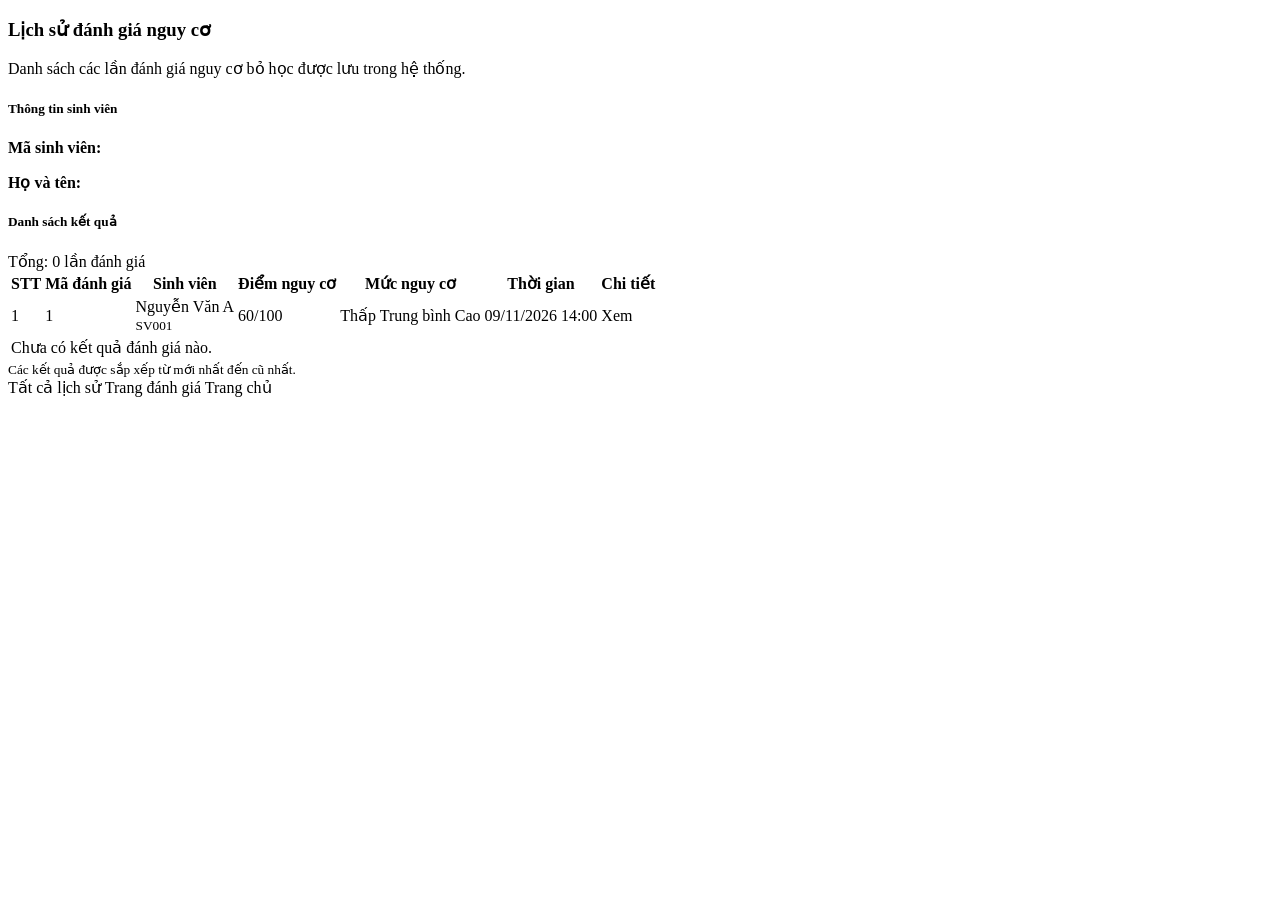
<file: src/main/resources/templates/risk-list.html>
<!DOCTYPE html>
<html lang="vi" xmlns:th="http://www.thymeleaf.org">

<head>
    <meta charset="UTF-8">
    <meta name="viewport" content="width=device-width, initial-scale=1.0">

    <title>Lịch sử đánh giá - DropSense</title>

    <!-- Favicon DropSense -->
    <link rel="icon"
          type="image/x-icon"
          th:href="@{/favicon.ico(v=2)}">


    <!-- Bootstrap 5 và CSS dùng chung -->
    <th:block th:replace="~{fragments/header :: commonHeader}"></th:block>
</head>

<body class="bg-light">

<!-- Thanh điều hướng -->
<div th:replace="~{fragments/navbar :: mainNavbar}"></div>

<main class="container py-4">

    <!-- Tiêu đề trang -->
    <div class="mb-4">

        <h3 class="fw-bold text-primary">
            <i class="bi bi-clock-history me-2"></i>
            Lịch sử đánh giá nguy cơ
        </h3>

        <p class="text-secondary mb-0">
            Danh sách các lần đánh giá nguy cơ bỏ học
            được lưu trong hệ thống.
        </p>

    </div>

    <!-- Thông báo lỗi -->
    <div class="alert alert-danger"
         th:if="${error != null}">

        <i class="bi bi-exclamation-triangle me-2"></i>
        <span th:text="${error}"></span>

    </div>

    <!-- Thông tin sinh viên nếu đang xem lịch sử riêng -->
    <div class="card border-0 shadow-sm mb-4"
         th:if="${student != null}">

        <div class="card-body">

            <h5 class="fw-bold">
                <i class="bi bi-person-circle text-primary me-2"></i>
                Thông tin sinh viên
            </h5>

            <p class="mb-1">
                <strong>Mã sinh viên:</strong>
                <span th:text="${student.studentId}"></span>
            </p>

            <p class="mb-0">
                <strong>Họ và tên:</strong>
                <span th:text="${student.fullName}"></span>
            </p>

        </div>

    </div>

    <!-- Bảng lịch sử đánh giá -->
    <div class="card border-0 shadow-sm">

        <div class="card-header bg-white py-3">

            <div class="d-flex justify-content-between align-items-center flex-wrap gap-2">

                <h5 class="fw-bold mb-0">
                    <i class="bi bi-table me-2"></i>
                    Danh sách kết quả
                </h5>

                <span class="badge bg-primary"
                      th:text="${'Tổng: ' + #lists.size(assessments) + ' lần đánh giá'}">
                    Tổng: 0 lần đánh giá
                </span>

            </div>

        </div>

        <div class="card-body p-0">

            <div class="table-responsive">

                <table class="table table-bordered table-hover align-middle mb-0">

                    <thead class="table-light">

                    <tr>
                        <th>STT</th>
                        <th>Mã đánh giá</th>
                        <th>Sinh viên</th>
                        <th>Điểm nguy cơ</th>
                        <th>Mức nguy cơ</th>
                        <th>Thời gian</th>
                        <th>Chi tiết</th>
                    </tr>

                    </thead>

                    <tbody>

                    <!-- Duyệt từng lần đánh giá -->
                    <tr th:each="assessment, status : ${assessments}">

                        <!-- Số thứ tự -->
                        <td th:text="${status.count}">
                            1
                        </td>

                        <!-- Mã đánh giá -->
                        <td th:text="${assessment.assessmentId}">
                            1
                        </td>

                        <!-- Thông tin sinh viên -->
                        <td>
                            <div class="fw-semibold"
                                 th:text="${assessment.student.fullName}">
                                Nguyễn Văn A
                            </div>

                            <small class="text-secondary"
                                   th:text="${assessment.student.studentId}">
                                SV001
                            </small>
                        </td>

                        <!-- Điểm nguy cơ -->
                        <td>
                            <span class="fw-bold"
                                  th:text="${assessment.riskScore + '/100'}">
                                60/100
                            </span>
                        </td>

                        <!-- Phân loại nguy cơ -->
                        <td>

                            <span class="badge bg-success"
                                  th:if="${assessment.riskLevel.name() == 'LOW'}">
                                Thấp
                            </span>

                            <span class="badge bg-warning text-dark"
                                  th:if="${assessment.riskLevel.name() == 'MEDIUM'}">
                                Trung bình
                            </span>

                            <span class="badge bg-danger"
                                  th:if="${assessment.riskLevel.name() == 'HIGH'}">
                                Cao
                            </span>

                        </td>

                        <!-- Thời gian đánh giá -->
                        <td th:text="${#temporals.format(assessment.assessedAt, 'dd/MM/yyyy HH:mm')}">
                            09/11/2026 14:00
                        </td>

                        <!-- Xem kết quả -->
                        <td>

                            <a th:href="@{/assessments/result/{id}(id=${assessment.assessmentId})}"
                               class="btn btn-outline-primary btn-sm">

                                <i class="bi bi-eye me-1"></i>
                                Xem
                            </a>

                        </td>

                    </tr>

                    <!-- Trường hợp chưa có lịch sử -->
                    <tr th:if="${#lists.isEmpty(assessments)}">

                        <td colspan="7"
                            class="text-center text-secondary py-5">

                            <i class="bi bi-inbox fs-1 d-block mb-2"></i>

                            Chưa có kết quả đánh giá nào.

                        </td>

                    </tr>

                    </tbody>

                </table>

            </div>

        </div>

        <div class="card-footer bg-white py-3">

            <small class="text-secondary">
                Các kết quả được sắp xếp từ mới nhất đến cũ nhất.
            </small>

        </div>

    </div>

    <!-- Nút điều hướng -->
    <div class="d-flex gap-2 flex-wrap mt-4">

        <a th:href="@{/assessments/history}"
           class="btn btn-primary">

            <i class="bi bi-list-ul me-1"></i>
            Tất cả lịch sử
        </a>

        <a th:href="@{/assessments}"
           class="btn btn-outline-primary">

            <i class="bi bi-clipboard-data me-1"></i>
            Trang đánh giá
        </a>

        <a th:href="@{/}"
           class="btn btn-outline-secondary">

            <i class="bi bi-house-door me-1"></i>
            Trang chủ
        </a>

    </div>

</main>

<!-- Bootstrap JavaScript -->
<script src="https://cdn.jsdelivr.net/npm/bootstrap@5.3.3/dist/js/bootstrap.bundle.min.js"></script>

</body>
</html>
</file>
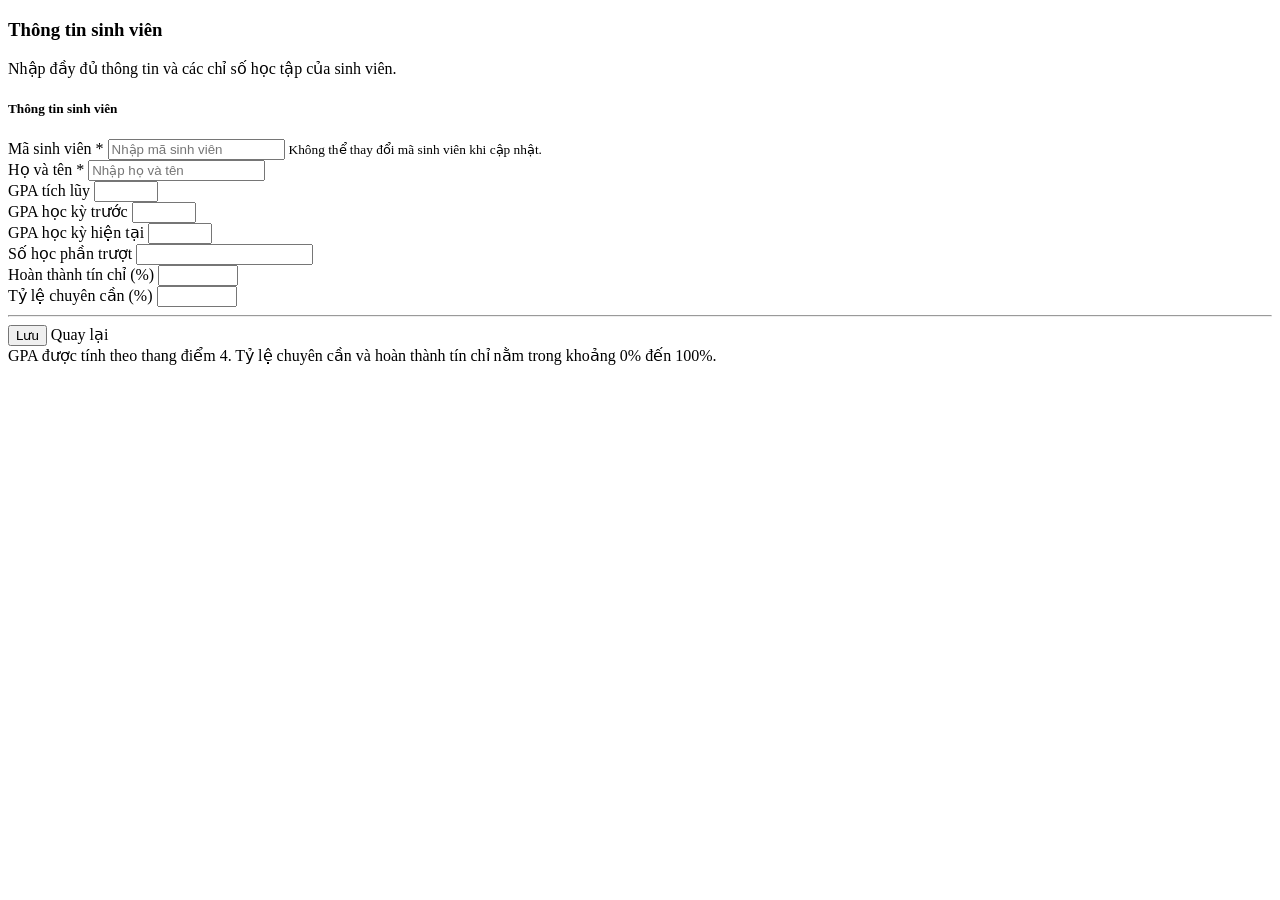
<file: src/main/resources/templates/student-form.html>
<!DOCTYPE html>
<html lang="vi" xmlns:th="http://www.thymeleaf.org">

<head>
    <meta charset="UTF-8">
    <meta name="viewport" content="width=device-width, initial-scale=1.0">

    <title>Thông tin sinh viên - DropSense</title>

    <!-- Favicon DropSense -->
    <link rel="icon"
          type="image/x-icon"
          th:href="@{/favicon.ico(v=2)}">


    <!-- Bootstrap 5 và CSS dùng chung -->
    <th:block th:replace="~{fragments/header :: commonHeader}"></th:block>
</head>

<body class="bg-light">

<!-- Thanh điều hướng -->
<div th:replace="~{fragments/navbar :: mainNavbar}"></div>

<main class="container py-4">

    <!-- Tiêu đề -->
    <div class="mb-4">
        <h3 class="fw-bold text-primary"
            th:text="${isEdit} ? 'Cập nhật sinh viên' : 'Thêm sinh viên'">
            Thông tin sinh viên
        </h3>

        <p class="text-secondary">
            Nhập đầy đủ thông tin và các chỉ số học tập của sinh viên.
        </p>
    </div>

    <div class="card border-0 shadow-sm">

        <div class="card-header bg-white py-3">
            <h5 class="fw-bold mb-0">
                <i class="bi bi-person-vcard me-2"></i>
                Thông tin sinh viên
            </h5>
        </div>

        <div class="card-body p-4">

            <!-- Thông báo lỗi từ StudentController -->
            <div class="alert alert-danger"
                 th:if="${error != null}">

                <i class="bi bi-exclamation-triangle me-2"></i>
                <span th:text="${error}"></span>
            </div>

            <!-- Form dùng chung cho thêm và sửa -->
            <form th:action="${formAction}"
                  th:object="${student}"
                  method="post">

                <div class="row g-3">

                    <!-- Mã sinh viên -->
                    <div class="col-md-6">
                        <label for="studentId" class="form-label fw-semibold">
                            Mã sinh viên <span class="text-danger">*</span>
                        </label>

                        <input type="text"
                               id="studentId"
                               th:field="*{studentId}"
                               th:readonly="${isEdit}"
                               class="form-control"
                               placeholder="Nhập mã sinh viên"
                               maxlength="20"
                               required>

                        <small class="text-secondary" th:if="${isEdit}">
                            Không thể thay đổi mã sinh viên khi cập nhật.
                        </small>
                    </div>

                    <!-- Họ và tên -->
                    <div class="col-md-6">
                        <label for="fullName" class="form-label fw-semibold">
                            Họ và tên <span class="text-danger">*</span>
                        </label>

                        <input type="text"
                               id="fullName"
                               th:field="*{fullName}"
                               class="form-control"
                               placeholder="Nhập họ và tên"
                               maxlength="100"
                               required>
                    </div>

                    <!-- GPA tích lũy -->
                    <div class="col-md-4">
                        <label for="gpa" class="form-label fw-semibold">
                            GPA tích lũy
                        </label>

                        <input type="number"
                               id="gpa"
                               th:field="*{gpa}"
                               class="form-control"
                               min="0"
                               max="4"
                               step="0.01"
                               required>
                    </div>

                    <!-- GPA học kỳ trước -->
                    <div class="col-md-4">
                        <label for="previousGpa" class="form-label fw-semibold">
                            GPA học kỳ trước
                        </label>

                        <input type="number"
                               id="previousGpa"
                               th:field="*{previousGpa}"
                               class="form-control"
                               min="0"
                               max="4"
                               step="0.01"
                               required>
                    </div>

                    <!-- GPA học kỳ hiện tại -->
                    <div class="col-md-4">
                        <label for="currentGpa" class="form-label fw-semibold">
                            GPA học kỳ hiện tại
                        </label>

                        <input type="number"
                               id="currentGpa"
                               th:field="*{currentGpa}"
                               class="form-control"
                               min="0"
                               max="4"
                               step="0.01"
                               required>
                    </div>

                    <!-- Số môn trượt -->
                    <div class="col-md-4">
                        <label for="failedCourses" class="form-label fw-semibold">
                            Số học phần trượt
                        </label>

                        <input type="number"
                               id="failedCourses"
                               th:field="*{failedCourses}"
                               class="form-control"
                               min="0"
                               step="1"
                               required>
                    </div>

                    <!-- Tỷ lệ hoàn thành tín chỉ -->
                    <div class="col-md-4">
                        <label for="creditCompletionRate" class="form-label fw-semibold">
                            Hoàn thành tín chỉ (%)
                        </label>

                        <input type="number"
                               id="creditCompletionRate"
                               th:field="*{creditCompletionRate}"
                               class="form-control"
                               min="0"
                               max="100"
                               step="0.01"
                               required>
                    </div>

                    <!-- Tỷ lệ chuyên cần -->
                    <div class="col-md-4">
                        <label for="attendanceRate" class="form-label fw-semibold">
                            Tỷ lệ chuyên cần (%)
                        </label>

                        <input type="number"
                               id="attendanceRate"
                               th:field="*{attendanceRate}"
                               class="form-control"
                               min="0"
                               max="100"
                               step="0.01"
                               required>
                    </div>

                </div>

                <hr class="my-4">

                <!-- Nút lưu và hủy -->
                <div class="d-flex gap-2">

                    <button type="submit" class="btn btn-primary">
                        <i class="bi bi-floppy me-1"></i>

                        <span th:text="${isEdit} ? 'Cập nhật' : 'Thêm sinh viên'">
                            Lưu
                        </span>
                    </button>

                    <a th:href="@{/students}" class="btn btn-outline-secondary">
                        <i class="bi bi-arrow-left me-1"></i>
                        Quay lại
                    </a>

                </div>

            </form>

        </div>

    </div>

    <!-- Hướng dẫn -->
    <div class="alert alert-info mt-4">
        <i class="bi bi-info-circle me-2"></i>
        GPA được tính theo thang điểm 4.
        Tỷ lệ chuyên cần và hoàn thành tín chỉ nằm trong khoảng 0% đến 100%.
    </div>

</main>

<!-- Bootstrap JavaScript -->
<script src="https://cdn.jsdelivr.net/npm/bootstrap@5.3.3/dist/js/bootstrap.bundle.min.js"></script>

</body>
</html>
</file>
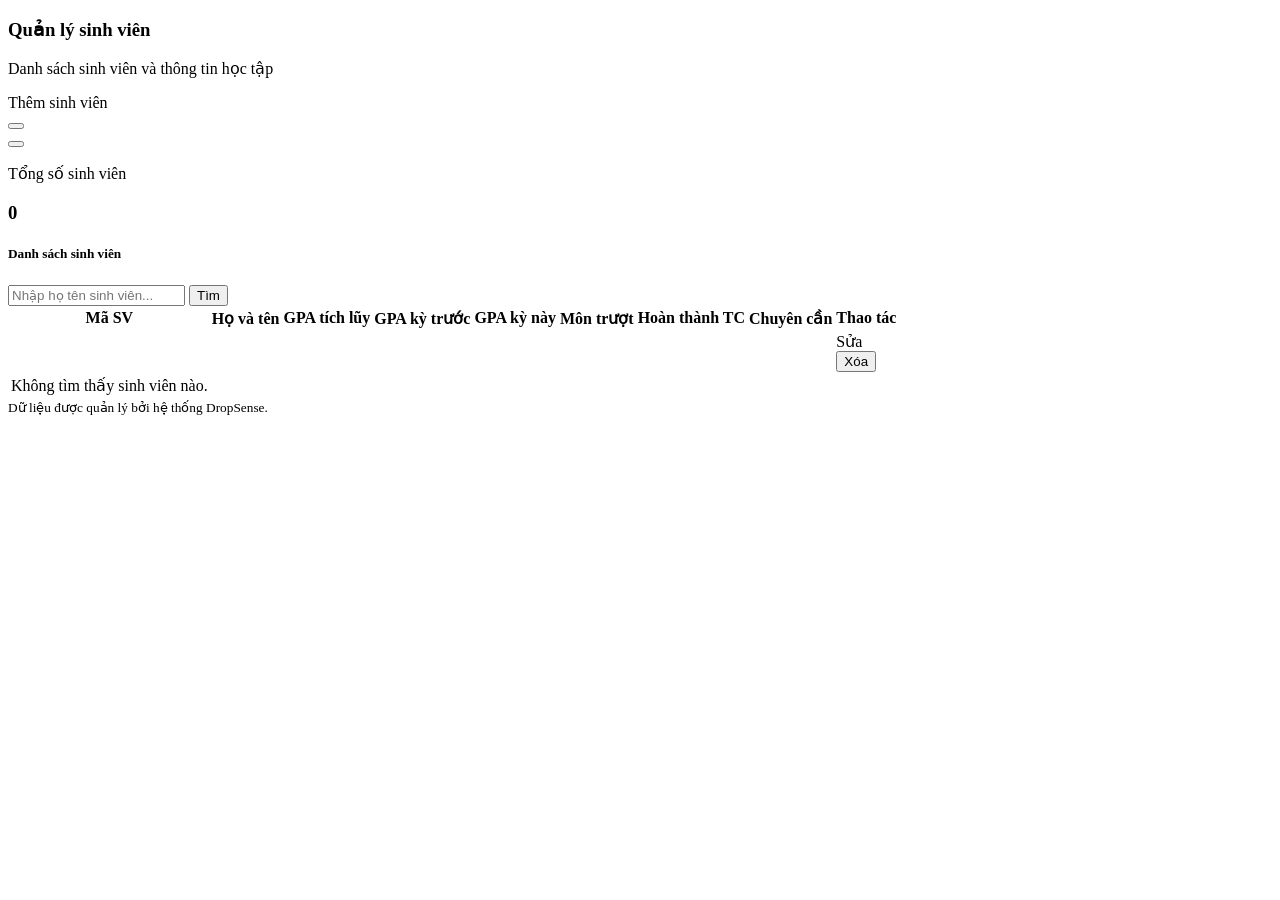
<file: src/main/resources/templates/students.html>
<!DOCTYPE html>
<html lang="vi" xmlns:th="http://www.thymeleaf.org">

<head>
    <meta charset="UTF-8">
    <meta name="viewport" content="width=device-width, initial-scale=1.0">

    <title>Quản lý sinh viên - DropSense</title>

    <!-- Favicon DropSense -->
    <link rel="icon"
          type="image/x-icon"
          th:href="@{/favicon.ico(v=2)}">


    <!-- Bootstrap 5 và CSS dùng chung -->
    <th:block th:replace="~{fragments/header :: commonHeader}"></th:block>
</head>

<body class="bg-light">

<!-- Thanh điều hướng -->
<div th:replace="~{fragments/navbar :: mainNavbar}"></div>

<main class="container py-4">

    <!-- Tiêu đề trang -->
    <div class="d-flex justify-content-between align-items-center flex-wrap gap-3 mb-4">

        <div>
            <h3 class="fw-bold text-primary mb-1">
                <i class="bi bi-people-fill me-2"></i>
                Quản lý sinh viên
            </h3>

            <p class="text-secondary mb-0">
                Danh sách sinh viên và thông tin học tập
            </p>
        </div>

        <!-- Chỉ ADMIN mới được thêm sinh viên -->
        <a th:if="${isAdmin}"
           th:href="@{/students/new}"
           class="btn btn-primary">

            <i class="bi bi-person-plus me-1"></i>
            Thêm sinh viên
        </a>

    </div>

    <!-- Thông báo thành công, tự ẩn sau 5 giây -->
    <div class="alert alert-success alert-dismissible fade show"
         th:if="${success != null}"
         data-auto-hide>

        <i class="bi bi-check-circle me-2"></i>
        <span th:text="${success}"></span>

        <button type="button"
                class="btn-close"
                data-bs-dismiss="alert"
                aria-label="Đóng">
        </button>
    </div>

    <!-- Thông báo lỗi -->
    <div class="alert alert-danger alert-dismissible fade show"
         th:if="${error != null}">

        <i class="bi bi-exclamation-triangle me-2"></i>
        <span th:text="${error}"></span>

        <button type="button"
                class="btn-close"
                data-bs-dismiss="alert"
                aria-label="Đóng">
        </button>
    </div>

    <!-- Thống kê tổng số sinh viên -->
    <div class="card border-0 shadow-sm mb-4">

        <div class="card-body d-flex align-items-center gap-3">

            <div class="bg-primary-subtle text-primary rounded-3 p-3">
                <i class="bi bi-people-fill fs-3"></i>
            </div>

            <div>
                <p class="text-secondary mb-1">
                    Tổng số sinh viên
                </p>

                <h3 class="fw-bold mb-0"
                    th:text="${totalStudents}">
                    0
                </h3>
            </div>

        </div>
    </div>

    <!-- Bảng danh sách sinh viên -->
    <div class="card border-0 shadow-sm">

        <div class="card-header bg-white py-3">

            <div class="row align-items-center g-3">

                <div class="col-md-5">
                    <h5 class="fw-bold mb-0">
                        <i class="bi bi-table me-2"></i>
                        Danh sách sinh viên
                    </h5>
                </div>

                <!-- Form tìm kiếm sinh viên -->
                <div class="col-md-7">

                    <form th:action="@{/students}"
                          method="get"
                          class="d-flex gap-2">

                        <input type="text"
                               name="keyword"
                               class="form-control"
                               placeholder="Nhập họ tên sinh viên..."
                               th:value="${keyword}">

                        <button type="submit"
                                class="btn btn-primary">

                            <i class="bi bi-search me-1"></i>
                            Tìm
                        </button>

                        <!-- Làm mới danh sách -->
                        <a th:href="@{/students}"
                           class="btn btn-outline-secondary"
                           title="Làm mới">

                            <i class="bi bi-arrow-clockwise"></i>
                        </a>

                    </form>

                </div>
            </div>
        </div>

        <div class="card-body p-0">

            <!-- Bảng có thể cuộn ngang trên điện thoại -->
            <div class="table-responsive">

                <table class="table table-bordered table-hover align-middle mb-0">

                    <thead class="table-light">
                    <tr>
                        <th>Mã SV</th>
                        <th>Họ và tên</th>
                        <th>GPA tích lũy</th>
                        <th>GPA kỳ trước</th>
                        <th>GPA kỳ này</th>
                        <th>Môn trượt</th>
                        <th>Hoàn thành TC</th>
                        <th>Chuyên cần</th>
                        <th th:if="${isAdmin}">Thao tác</th>
                    </tr>
                    </thead>

                    <tbody>

                    <!-- Hiển thị danh sách sinh viên từ MySQL -->
                    <tr th:each="student : ${students}">

                        <td th:text="${student.studentId}"></td>

                        <td class="fw-semibold"
                            th:text="${student.fullName}">
                        </td>

                        <td th:text="${student.gpa}"></td>

                        <td th:text="${student.previousGpa}"></td>

                        <td th:text="${student.currentGpa}"></td>

                        <td th:text="${student.failedCourses}"></td>

                        <td th:text="${student.creditCompletionRate + '%'}"></td>

                        <td th:text="${student.attendanceRate + '%'}"></td>

                        <!-- Các thao tác chỉ dành cho ADMIN -->
                        <td th:if="${isAdmin}">

                            <div class="d-flex gap-2">

                                <!-- Nút sửa -->
                                <a th:href="@{/students/edit/{id}(id=${student.studentId})}"
                                   class="btn btn-warning btn-sm">

                                    <i class="bi bi-pencil-square me-1"></i>
                                    Sửa
                                </a>

                                <!-- Form xóa sinh viên -->
                                <form th:action="@{/students/delete/{id}(id=${student.studentId})}"
                                      method="post"
                                      data-confirm="Bạn có chắc muốn xóa sinh viên này?">

                                    <button type="submit"
                                            class="btn btn-danger btn-sm">

                                        <i class="bi bi-trash me-1"></i>
                                        Xóa
                                    </button>

                                </form>

                            </div>

                        </td>
                    </tr>

                    <!-- Trường hợp không có sinh viên -->
                    <tr th:if="${#lists.isEmpty(students)}">

                        <td th:colspan="${isAdmin} ? 9 : 8"
                            class="text-center text-secondary py-4">

                            <i class="bi bi-inbox fs-3 d-block mb-2"></i>
                            Không tìm thấy sinh viên nào.

                        </td>

                    </tr>

                    </tbody>
                </table>

            </div>
        </div>

        <!-- Chân bảng -->
        <div class="card-footer bg-white text-secondary py-3">

            <small>
                Dữ liệu được quản lý bởi hệ thống DropSense.
            </small>

        </div>
    </div>

</main>

<!-- Bootstrap JavaScript -->
<script src="https://cdn.jsdelivr.net/npm/bootstrap@5.3.3/dist/js/bootstrap.bundle.min.js"></script>

<!-- JavaScript riêng của DropSense -->
<script th:src="@{/js/main.js}"></script>

</body>
</html>
</file>
